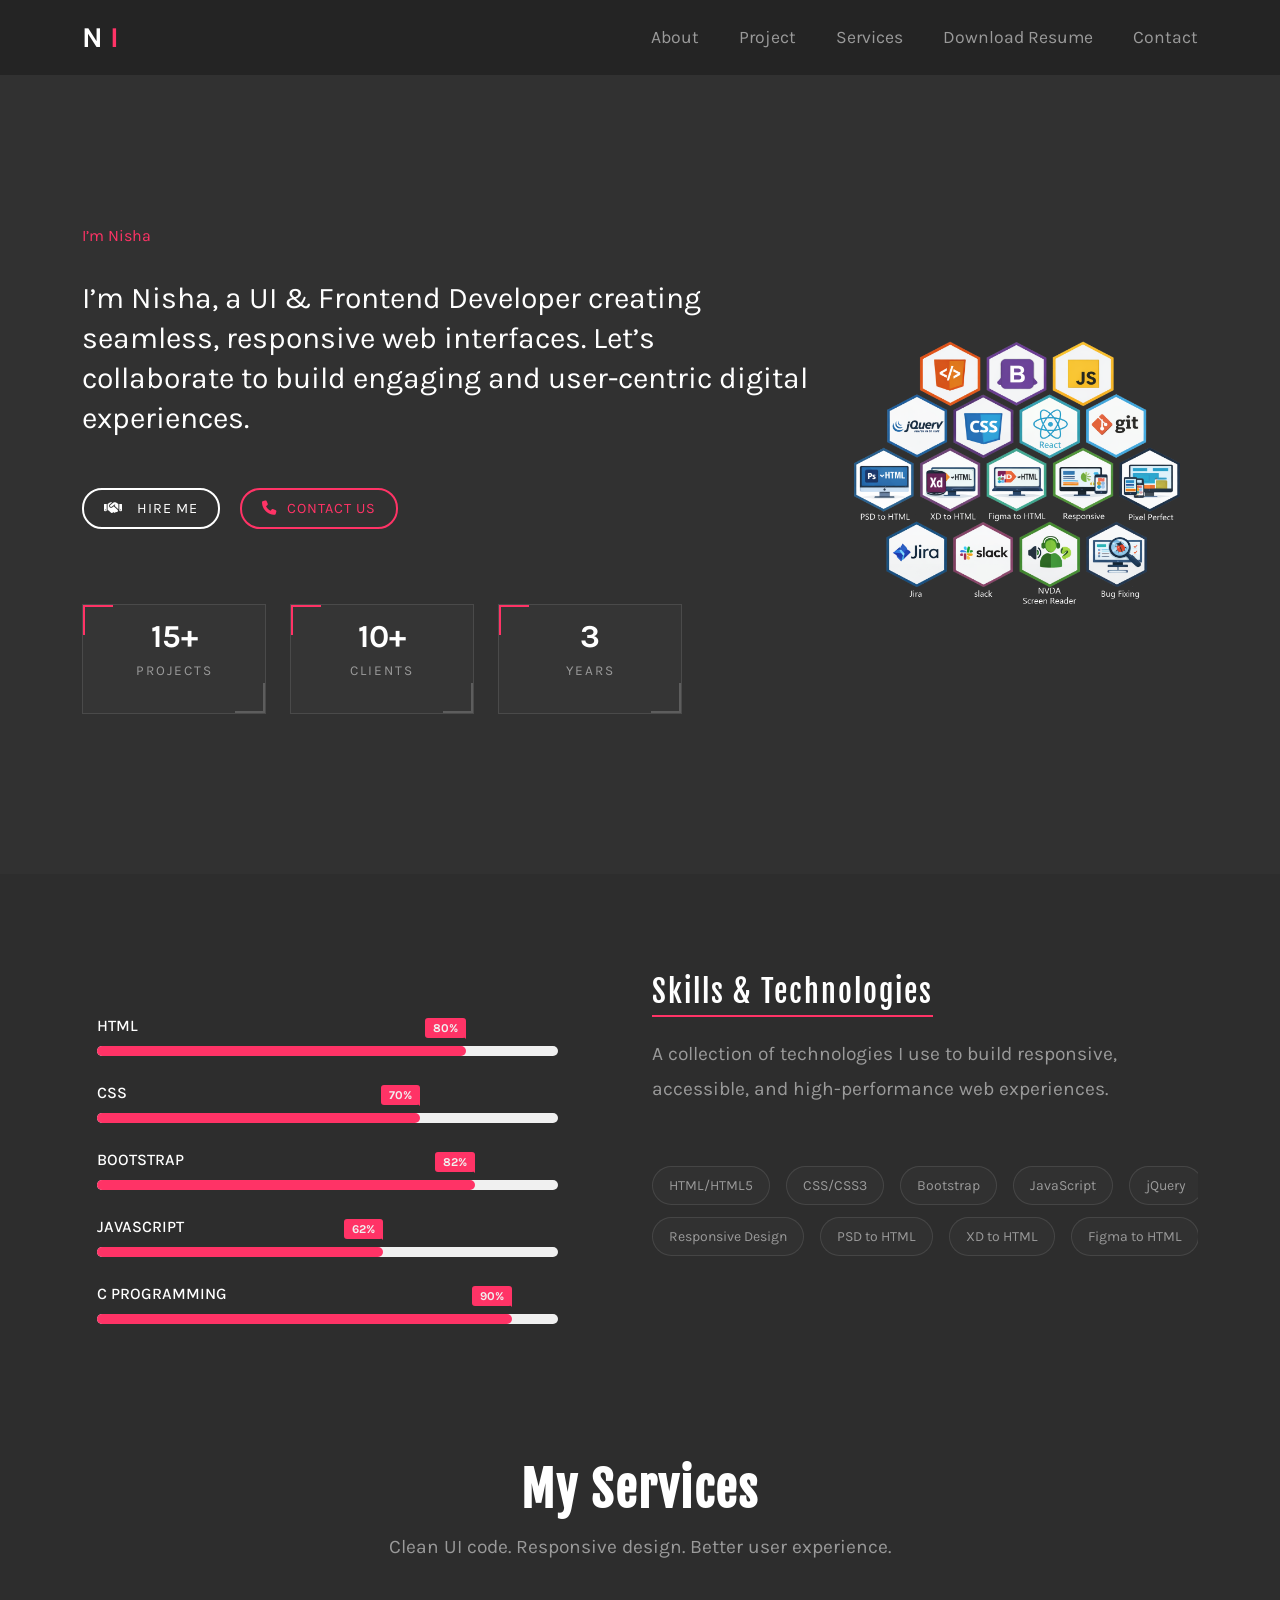
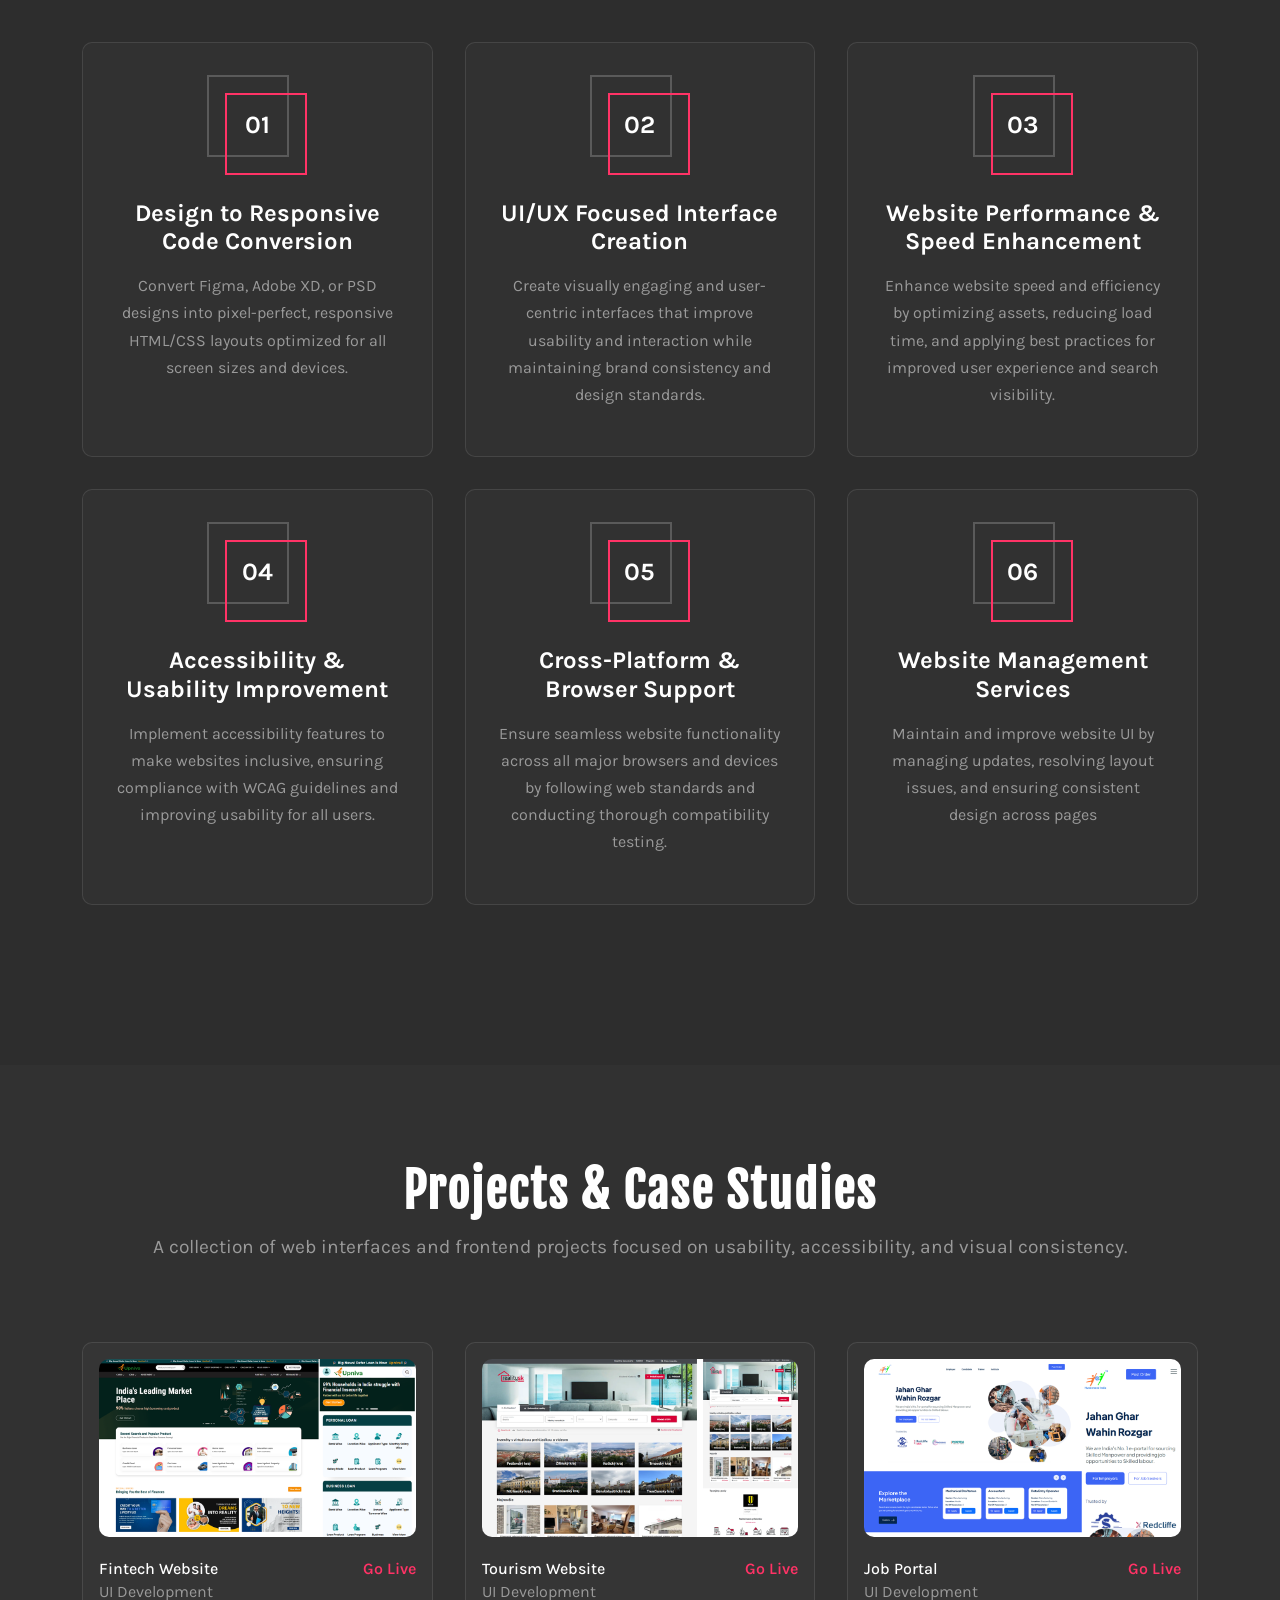
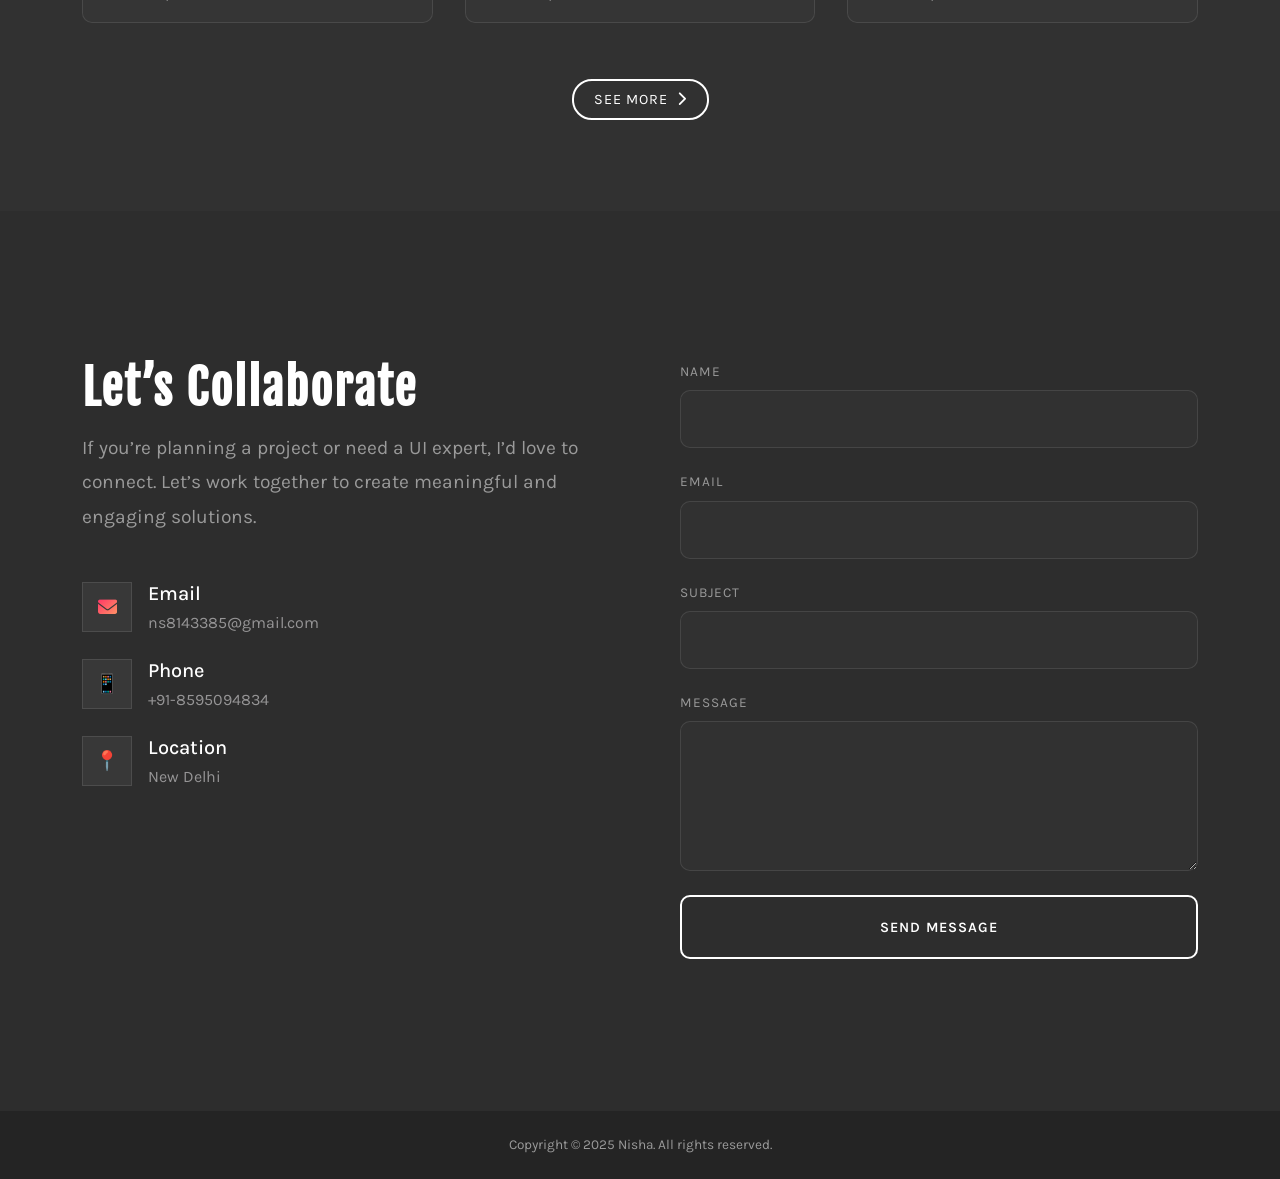
<file: index.html>
<!DOCTYPE html>
<html lang="en">
    <head>
        <meta charset="UTF-8">
        <meta name="viewport" content="width=device-width, initial-scale=1.0">
        <title>Nisha Portfolio</title>
        <link rel="preconnect" href="https://fonts.googleapis.com">
        <link rel="preconnect" href="https://fonts.gstatic.com" crossorigin>
        <link
            href="https://cdn.jsdelivr.net/npm/bootstrap@5.3.2/dist/css/bootstrap.min.css"
            rel="stylesheet">

        <link
            href="https://fonts.googleapis.com/css2?family=Barlow:ital,wght@0,100;0,200;0,300;0,400;0,500;0,600;0,700;0,800;0,900;1,100;1,200;1,300;1,400;1,500;1,600;1,700;1,800;1,900&family=Figtree:ital,wght@0,300..900;1,300..900&family=Fjalla+One&family=Karla:ital,wght@0,200..800;1,200..800&family=Open+Sans:ital,wght@0,300..800;1,300..800&family=Roboto+Condensed:ital,wght@0,100..900;1,100..900&family=Roboto:ital,wght@0,100..900;1,100..900&display=swap"
            rel="stylesheet">
        <link rel="stylesheet"
            href="https://cdnjs.cloudflare.com/ajax/libs/font-awesome/6.5.1/css/all.min.css">

        <link rel="stylesheet" href="style.css">

    </head>
    <body>

        <div>
            <header>
                <div class="container">
                    <div class="header_wrap">
                        <a href="#work" class="logo">
                            N
                            <span>I</span>
                        </a>
                        <nav>
                            <ul class="desktop-nav">

                                <li><a href="#about">About</a></li>
                                <li><a href="/project.html">Project</a></li>
                                <li><a href="#services">Services</a></li>
                                <li><a
                                        href="/images/Nisha-Developer-Resume.docx"
                                        download class="resume-btn">
                                        Download Resume
                                    </a></li>
                                <li><a href="#contact">Contact</a></li>
                                <!-- <li><div
                                        id="google_translate_element"></div></li> -->
                            </ul>
                        </nav>
                        <div class="menu-icon">
                            <span></span>
                        </div>
                    </div>
                </div>
            </header>

            <div class="mobile-nav">
                <button class="mobile-nav-close"
                    aria-label="Close menu">&times;</button>
                <ul>
                    <li><a href="#about">About</a></li>
                    <li><a href="/project.html">Project</a></li>
                    <li><a href="#services">Services</a></li>
                    <li><a href="/images/Nisha-Developer-Resume.docx" download
                            class="resume-btn">
                            Download Resume
                        </a></li>
                    <li><a href="#contact">Contact</a></li>
                </ul>
                <div class="mobile-nav-footer">
                    <p>Let's create something amazing together</p>
                    <a
                        href="/cdn-cgi/l/email-protection#a1c9c4cdcdcee1c4d9c0ccd1cdc48fc2cecc"><span
                            class="__cf_email__"
                            data-cfemail="771f121b1b1837120f161a071b125914181a">[email&#160;protected]</span></a>
                </div>
            </div>

        </div>

        <!-- banner section  -->

        <div class="banner-section" id="about"
            style="background: rgba(255, 255, 255, 0.02);">
            <div class="container">
                <div class="cont-row">
                    <div class="cont-col-left">
                        <div class="hero-wrapper">
                            <div class="hero-inner">
                                <span>I’m Nisha</span>
                                <h1>I’m Nisha, a UI & Frontend Developer
                                    creating seamless, responsive web
                                    interfaces. Let’s collaborate to build
                                    engaging and user-centric digital
                                    experiences.</h1>
                            </div>
                        </div>
                        <div class="hero-btn">
                            <div class="hire"><a href="#"><span>
                                        <i class="fa-solid fa-handshake"></i>

                                    </span>Hire
                                    Me</a></div>
                            <div class="hire hire_connect"><a
                                    href="https://wa.me/918595094834"
                                    class="whatsapp" target="_blank">
                                    <span><i
                                            class="fa-solid fa-phone"></i></span>Contact
                                    Us
                                </a></div>
                        </div>

                        <div class="about-stats">
                            <div class="stat-item">
                                <h3>15+</h3>
                                <p>Projects</p>
                            </div>
                            <div class="stat-item">
                                <h3>10+</h3>
                                <p>Clients</p>
                            </div>
                            <div class="stat-item">
                                <h3>3</h3>
                                <p>Years</p>
                            </div>
                        </div>

                    </div>
                    <div class="cont-col-right">

                        <div class="img-skillwrap">
                            <img src="./images/hexa.png" alt>
                        </div>

                    </div>
                </div>
            </div>
        </div>

        <!-- banner section ends her  -->

        <section id="expertise" class="expertise-section"
            style="padding-top:100px">

            <div class="services-container">
                <div class="container">
                    <div class="row expertise-row">
                        <div class="col-md-6">
                            <div class="ns-skills">
                                <div class="ns-skills-bar">
                                    <div class="ns-bar">
                                        <div class="ns-info">
                                            <span>HTML</span>
                                        </div>
                                        <div class="ns-progress-line"><span
                                                class="ns-html"></span></div>
                                        <div class="ns-bar">
                                            <div class="ns-info">
                                                <span>CSS</span>
                                            </div>
                                            <div class="ns-progress-line"><span
                                                    class="ns-css"></span></div>
                                            <div class="ns-bar">
                                                <div class="ns-info">
                                                    <span>BOOTSTRAP</span>
                                                </div>
                                                <div
                                                    class="ns-progress-line"><span
                                                        class="ns-bootstrap"></span></div>
                                                <div class="ns-bar">
                                                    <div class="ns-info">
                                                        <span>JAVASCRIPT</span>
                                                    </div>
                                                    <div
                                                        class="ns-progress-line">
                                                        <span
                                                            class="ns-javascript"></span>
                                                    </div>
                                                    <div class="ns-bar">
                                                        <div class="ns-info">
                                                            <span>C
                                                                PROGRAMMING</span>
                                                        </div>
                                                        <div
                                                            class="ns-progress-line"><span
                                                                class="ns-c"></span></div>
                                                    </div>
                                                </div>
                                            </div>
                                        </div>
                                    </div>
                                </div>
                            </div>
                        </div>
                        <div class="col-md-6">
                            <div class="expertise-content">
                                <h4>Skills & Technologies</h4>
                                <p>A collection of technologies I use to build
                                    responsive, accessible, and high-performance
                                    web experiences.</p>
                            </div>
                            <div class="skills-wrapper">
                                <div class="skills-row left">
                                    <span>HTML/HTML5</span>
                                    <span>CSS/CSS3</span>
                                    <span>Bootstrap</span>
                                    <span>JavaScript</span>
                                    <span>jQuery</span>
                                    <span>React.js</span>
                                    <span>Pixel Perfect</span>
                                    <span>Custom CSS</span>
                                </div>
                                <div class="skills-row right">
                                    <span>Responsive Design</span>
                                    <span>PSD to HTML</span>
                                    <span>XD to HTML</span>
                                    <span>Figma to HTML</span>
                                    <span>Photoshop</span>
                                    <span>Git</span>
                                    <span>NVDA screen Reader</span>
                                    <span>QA bug Fixing</span>
                                </div>
                            </div>
                        </div>
                    </div>
                </div>
            </section>

            <!-- Services Section -->

            <section id="services" class="services-section">

                <div class="services-container">
                    <div class="container">
                        <div class="section-header">
                            <h2>My Services</h2>
                            <p>Clean UI code. Responsive design. Better user
                                experience.</p>
                        </div>
                        <div class="services-grid">
                            <div class="service-card">
                                <div class="service-number">01</div>
                                <h3>Design to Responsive Code Conversion</h3>
                                <p>Convert Figma, Adobe XD, or PSD designs into
                                    pixel-perfect, responsive HTML/CSS layouts
                                    optimized for all screen sizes and
                                    devices.</p>
                                <!-- <ul class="service-list">
                                <li>Logo Design</li>
                                <li>Brand Strategy</li>
                                <li>Visual Guidelines</li>
                                <li>Brand Collateral</li>
                            </ul> -->
                            </div>
                            <div class="service-card">
                                <div class="service-number">02</div>
                                <h3>UI/UX Focused Interface Creation</h3>
                                <p>Create visually engaging and user-centric
                                    interfaces that improve usability and
                                    interaction while maintaining brand
                                    consistency
                                    and design standards.</p>
                            </div>
                            <div class="service-card">
                                <div class="service-number">03</div>
                                <h3>Website Performance & Speed Enhancement</h3>
                                <p>Enhance website speed and efficiency by
                                    optimizing assets, reducing load time, and
                                    applying best practices for improved user
                                    experience and search visibility.</p>
                            </div>
                            <div class="service-card">
                                <div class="service-number">04</div>
                                <h3>Accessibility & Usability Improvement</h3>
                                <p>Implement accessibility features to make
                                    websites
                                    inclusive, ensuring compliance with WCAG
                                    guidelines and improving usability for all
                                    users.</p>
                            </div>
                            <div class="service-card">
                                <div class="service-number">05</div>
                                <h3>Cross-Platform & Browser Support</h3>
                                <p>Ensure seamless website functionality across
                                    all
                                    major browsers and devices by following web
                                    standards and conducting thorough
                                    compatibility
                                    testing.</p>
                            </div>
                            <div class="service-card">
                                <div class="service-number">06</div>
                                <h3>Website Management Services</h3>
                                <p>Maintain and improve website UI by managing
                                    updates, resolving layout issues, and
                                    ensuring
                                    consistent design across pages</p>
                            </div>
                        </div>

                    </div>
                </div>
            </section>

            <!-- Projects and case study -->
            <section id="case_Study" class="case_Study">
                <div class="container">
                    <div class="case_Study-container">
                        <div class="section-header">
                            <h2>Projects & Case Studies</h2>
                            <p>A collection of web interfaces and frontend
                                projects
                                focused on usability, accessibility, and visual
                                consistency.</p>
                        </div>

                        <div class="services-grid">
                            <div class="service-card pro_card">
                                <div class="case-card">
                                    <a href="https://upniva.com/"
                                        target="_blank">
                                        <img src="./images/upniva.png"
                                            alt="upniva">
                                    </a>
                                </div>
                                <div class="case-content">
                                    <div class="case-content-inner">
                                        <h5>Fintech Website</h5>
                                        <p>UI Development</p>
                                    </div>
                                    <div class="golive">
                                        <a href="https://upniva.com/"
                                            target="_blank">Go Live</a>
                                    </div>
                                </div>
                            </div>
                            <div class="service-card pro_card">
                                <div class="case-card">
                                    <a
                                        href="https://designergirlelectra.github.io/Reality.SK/"
                                        target="_blank">
                                        <img src="./images/reality.sk.png"
                                            alt="upniva">
                                    </a>
                                </div>
                                <div class="case-content">
                                    <div class="case-content-inner">
                                        <h5>Tourism Website</h5>
                                        <p>UI Development</p>
                                    </div>
                                    <div class="golive">
                                        <a
                                            href="https://designergirlelectra.github.io/Reality.SK/"
                                            target="_blank">Go Live</a>
                                    </div>
                                </div>
                            </div>
                            <div class="service-card pro_card">
                                <div class="case-card">
                                    <a href="https://hunarmandindia.com/"
                                        target="_blank">
                                        <img src="./images/hunarmand.png"
                                            alt="upniva">
                                    </a>
                                </div>
                                <div class="case-content">
                                    <div class="case-content-inner">
                                        <h5>Job Portal</h5>
                                        <p>UI Development</p>
                                    </div>
                                    <div class="golive">
                                        <a href="https://hunarmandindia.com/"
                                            target="_blank">Go Live</a>
                                    </div>
                                </div>
                            </div>
                        </div>
                        <div class="seeked_more_pro">
                            <div class="hire"><a
                                    href="/project.html" target="_blank">
                                    See More<span>
                                        <i
                                            class="fa-solid fa-chevron-right"></i>
                                    </span>
                                </a></div>

                        </div>
                    </div>
                </div>
            </section>

            <!-- Contact Section -->
            <section id="contact" class="contact-section">
                <div class="container">
                    <div class="contact-split">
                        <div class="contact-info">
                            <h2>Let’s Collaborate</h2>
                            <p>If you’re planning a project or need a UI expert,
                                I’d
                                love to connect. Let’s work together to create
                                meaningful and engaging solutions.</p>
                            <div class="contact-details">
                                <div class="contact-item">
                                    <div class="contact-item-icon"><i
                                            class="fa-solid fa-envelope email_icon"></i>
                                    </div>
                                    <div class="contact-item-content">
                                        <h5>Email</h5>
                                        <a
                                            href="mailto:ns8143385@gmail.com">ns8143385@gmail.com</a>
                                    </div>
                                </div>
                                <div class="contact-item">
                                    <div class="contact-item-icon">📱</div>
                                    <div class="contact-item-content">
                                        <h5>Phone</h5>
                                        <a
                                            href="tel:+918595094834">+91-8595094834</a>
                                    </div>
                                </div>
                                <div class="contact-item">
                                    <div class="contact-item-icon">📍</div>
                                    <div class="contact-item-content">
                                        <h5>Location</h5>
                                        <a
                                            href="#"
                                            target="_blank">New Delhi</a>
                                    </div>
                                </div>
                            </div>
                        </div>
                        <form class="contact-form">
                            <div class="form-group">
                                <label for="name">Name</label>
                                <input type="text" id="name" name="name"
                                    required>
                            </div>
                            <div class="form-group">
                                <label for="email">Email</label>
                                <input type="email" id="email" name="email"
                                    required>
                            </div>
                            <div class="form-group">
                                <label for="subject">Subject</label>
                                <input type="text" id="subject" name="subject"
                                    required>
                            </div>
                            <div class="form-group">
                                <label for="message">Message</label>
                                <textarea id="message" name="message"
                                    required></textarea>
                            </div>
                            <button type="submit" class="submit-btn">Send
                                Message</button>
                        </form>
                    </div>
                </div>
            </section>

            <footer>
                <div class="container">
                    <p>Copyright © 2025 Nisha. All rights reserved.
                    </p>
                </div>
            </footer>
            <script
                src="https://cdn.jsdelivr.net/npm/bootstrap@5.3.2/dist/js/bootstrap.bundle.min.js"></script>

            <!-- <script type="text/javascript">
function googleTranslateElementInit() {
  new google.translate.TranslateElement(
    {
      pageLanguage: 'en',
      includedLanguages: 'en,hi,fr,es,de,ar',
      layout: google.translate.TranslateElement.InlineLayout.SIMPLE
    },
    'google_translate_element'
  );
} -->
        </script>
        <!-- 
        <script
            src="//translate.google.com/translate_a/element.js?cb=googleTranslateElementInit"></script> -->
    </body>
</html>
</file>
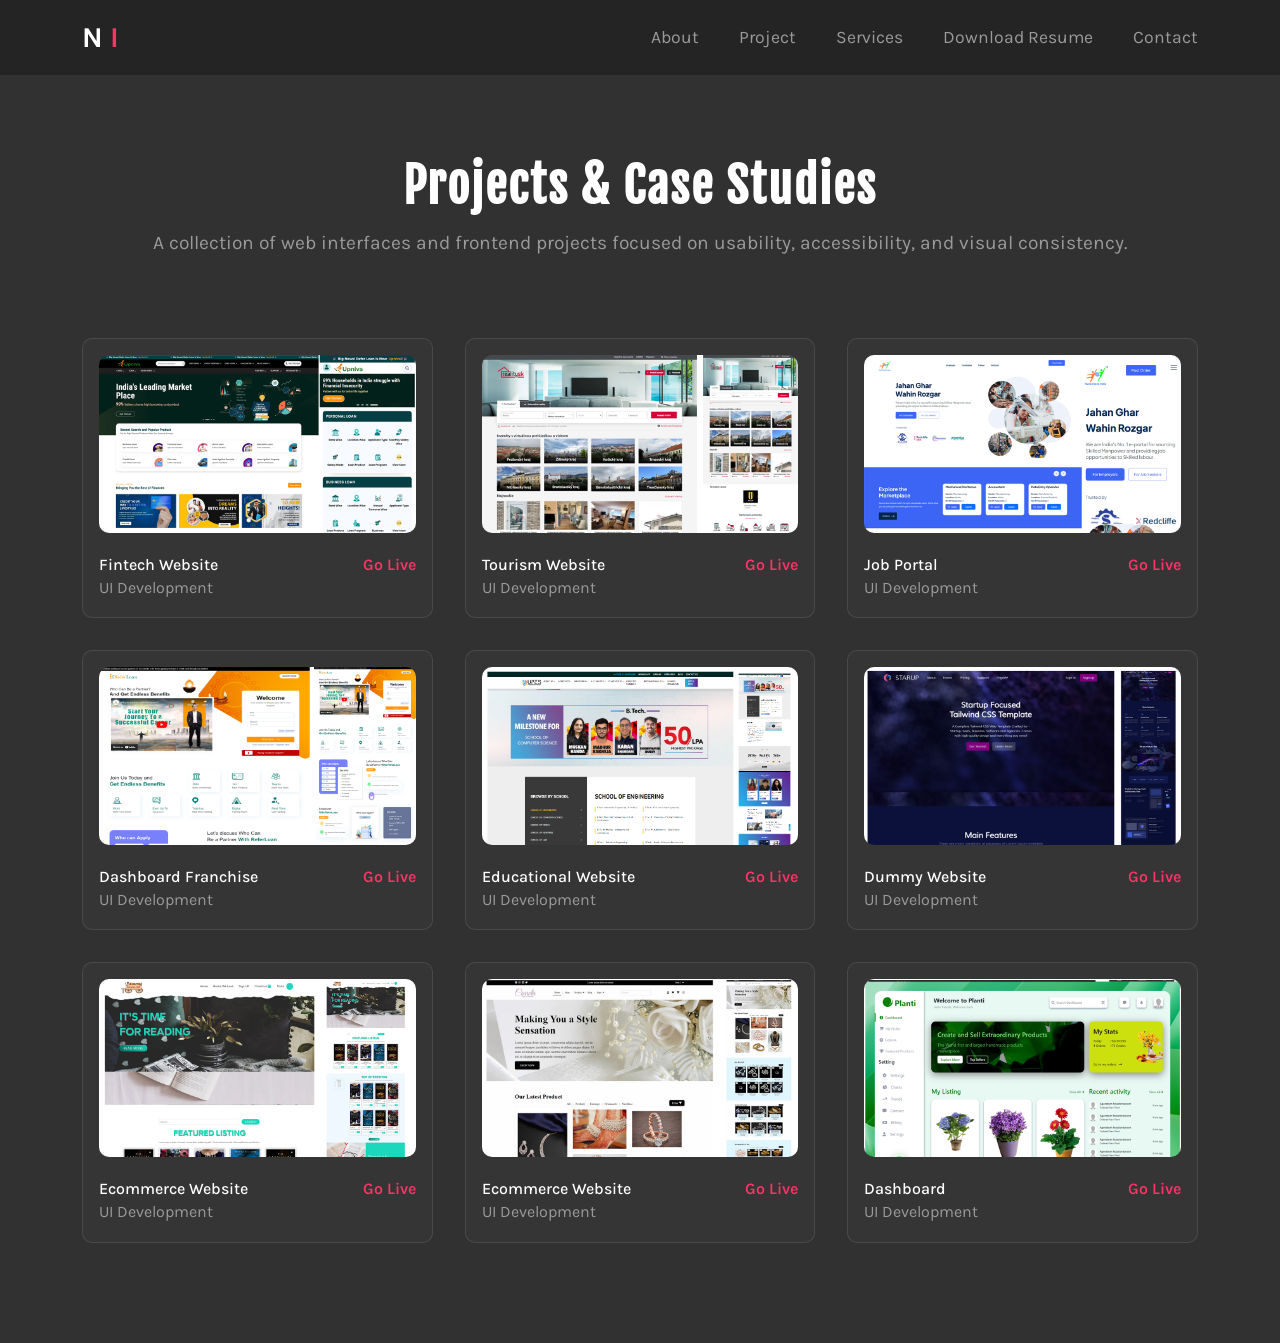
<file: project.html>
<!DOCTYPE html>
<html lang="en">
    <head>
        <meta charset="UTF-8">
        <meta name="viewport" content="width=device-width, initial-scale=1.0">
        <title>Nisha Portfolio</title>
        <link rel="preconnect" href="https://fonts.googleapis.com">
        <link rel="preconnect" href="https://fonts.gstatic.com" crossorigin>
        <link
            href="https://cdn.jsdelivr.net/npm/bootstrap@5.3.2/dist/css/bootstrap.min.css"
            rel="stylesheet">

        <link
            href="https://fonts.googleapis.com/css2?family=Barlow:ital,wght@0,100;0,200;0,300;0,400;0,500;0,600;0,700;0,800;0,900;1,100;1,200;1,300;1,400;1,500;1,600;1,700;1,800;1,900&family=Figtree:ital,wght@0,300..900;1,300..900&family=Fjalla+One&family=Karla:ital,wght@0,200..800;1,200..800&family=Open+Sans:ital,wght@0,300..800;1,300..800&family=Roboto+Condensed:ital,wght@0,100..900;1,100..900&family=Roboto:ital,wght@0,100..900;1,100..900&display=swap"
            rel="stylesheet">
        <link rel="stylesheet"
            href="https://cdnjs.cloudflare.com/ajax/libs/font-awesome/6.5.1/css/all.min.css">

        <link rel="stylesheet" href="style.css">

    </head>
    <body>

         <div>
            <header>
                <div class="container">
                    <div class="header_wrap">
                        <a href="#work" class="logo">
                            N
                            <span>I</span>
                        </a>
                        <nav>
                            <ul class="desktop-nav">
                                <li><a href="/index.html">About</a></li>
                                <li><a href="/project.html">Project</a></li>
                                <li><a href="/index.html#services">Services</a></li>
                                <li><a href="/images/Nisha-Developer-Resume.docx" download class="resume-btn">Download Resume</a></li>
                            <li><a href="#contact">Contact</a></li>
                            </ul>
                        </nav>
                        <div class="menu-icon">
                            <span></span>
                        </div>
                    </div>
                </div>
            </header>

            <div class="mobile-nav">
                <button class="mobile-nav-close"
                    aria-label="Close menu">&times;</button>
                <ul>
                    <li><a href="#about">About</a></li>
                    <li><a href="/project.html">Project</a></li>
                    <li><a href="#services">Services</a></li>
                    <li><a href="/images/Nisha-Developer-Resume.docx" download class="resume-btn">Download Resume</a></li>
                    <li><a href="#contact">Contact</a></li>
                </ul>
                <div class="mobile-nav-footer">
                    <p>Let's create something amazing together</p>
                    <a
                        href="/cdn-cgi/l/email-protection#a1c9c4cdcdcee1c4d9c0ccd1cdc48fc2cecc"><span
                            class="__cf_email__"
                            data-cfemail="771f121b1b1837120f161a071b125914181a">[email&#160;protected]</span></a>
                </div>
            </div>

        </div>


        <!-- Projects and case study -->
        <section id="case_Study" class="case_Study project_whole">
            <div class="container">
                <div class="case_Study-container">
                    <div class="section-header">
                        <h2>Projects & Case Studies</h2>
                        <p>A collection of web interfaces and frontend projects
                            focused on usability, accessibility, and visual
                            consistency.</p>
                    </div>

                    <div class="services-grid">
                        <div class="service-card pro_card">
                            <div class="case-card">
                                <a href="https://upniva.com/" target="_blank">
                                    <img src="./images/upniva.png" alt="upniva">
                                </a>
                            </div>
                            <div class="case-content">
                                <div class="case-content-inner">
                                    <h5>Fintech Website</h5>
                                    <p>UI Development</p>
                                </div>
                                <div class="golive">
                                    <a href="https://upniva.com/"
                                        target="_blank">Go Live</a>
                                </div>
                            </div>
                        </div>
                        <div class="service-card pro_card">
                            <div class="case-card">
                                <a
                                    href="https://designergirlelectra.github.io/Reality.SK/"
                                    target="_blank">
                                    <img src="./images/reality.sk.png"
                                        alt="upniva">
                                </a>
                            </div>
                            <div class="case-content">
                                <div class="case-content-inner">
                                    <h5>Tourism Website</h5>
                                    <p>UI Development</p>
                                </div>
                                <div class="golive">
                                    <a
                                        href="https://designergirlelectra.github.io/Reality.SK/"
                                        target="_blank">Go Live</a>
                                </div>
                            </div>
                        </div>
                        <div class="service-card pro_card">
                            <div class="case-card">
                                <a href="https://hunarmandindia.com/"
                                    target="_blank">
                                    <img src="./images/hunarmand.png"
                                        alt="upniva">
                                </a>
                            </div>
                            <div class="case-content">
                                <div class="case-content-inner">
                                    <h5>Job Portal</h5>
                                    <p>UI Development</p>
                                </div>
                                <div class="golive">
                                    <a href="https://hunarmandindia.com/"
                                        target="_blank">Go Live</a>
                                </div>
                            </div>
                        </div>
                        <div class="service-card pro_card">
                            <div class="case-card">
                                <a href="https://partners.referloan.in/login/" target="_blank">
                                    <img src="./images/partners.png" alt="upniva">
                                </a>
                            </div>
                            <div class="case-content">
                                <div class="case-content-inner">
                                    <h5>Dashboard Franchise</h5>
                                    <p>UI Development</p>
                                </div>
                                <div class="golive">
                                    <a href="https://partners.referloan.in/login/"
                                        target="_blank">Go Live</a>
                                </div>
                            </div>
                        </div>
                        <div class="service-card pro_card">
                            <div class="case-card">
                                <a
                                    href="https://www.upes.ac.in/"
                                    target="_blank">
                                    <img src="./images/upse.png"
                                        alt="upniva">
                                </a>
                            </div>
                            <div class="case-content">
                                <div class="case-content-inner">
                                    <h5>Educational Website</h5>
                                    <p>UI Development</p>
                                </div>
                                <div class="golive">
                                    <a
                                        href="https://www.upes.ac.in/"
                                        target="_blank">Go Live</a>
                                </div>
                            </div>
                        </div>
                        <div class="service-card pro_card">
                            <div class="case-card">
                                <a href="https://designergirlelectra.github.io/ReplicastartUp/"
                                    target="_blank">
                                    <img src="./images/startup.png"
                                        alt="upniva">
                                </a>
                            </div>
                            <div class="case-content">
                                <div class="case-content-inner">
                                    <h5>Dummy Website</h5>
                                    <p>UI Development</p>
                                </div>
                                <div class="golive">
                                    <a href="https://designergirlelectra.github.io/ReplicastartUp/"
                                        target="_blank">Go Live</a>
                                </div>
                            </div>
                        </div>
                          <div class="service-card pro_card">
                            <div class="case-card">
                                <a href="#"
                                    target="_blank">
                                    <img src="./images/bookferri.png"
                                        alt="upniva">
                                </a>
                            </div>
                            <div class="case-content">
                                <div class="case-content-inner">
                                    <h5>Ecommerce Website</h5>
                                    <p>UI Development</p>
                                </div>
                                <div class="golive">
                                    <a href="#"
                                        target="_blank">Go Live</a>
                                </div>
                            </div>
                        </div>
                          <div class="service-card pro_card">
                            <div class="case-card">
                                <a href="https://designergirlelectra.github.io/ReplicastartUp/"
                                    target="_blank">
                                    <img src="./images/make-up.jpg.png"
                                        alt="upniva">
                                </a>
                            </div>
                            <div class="case-content">
                                <div class="case-content-inner">
                                    <h5>Ecommerce Website</h5>
                                    <p>UI Development</p>
                                </div>
                                <div class="golive">
                                    <a href="https://designergirlelectra.github.io/ReplicastartUp/"
                                        target="_blank">Go Live</a>
                                </div>
                            </div>
                        </div>
                          <div class="service-card pro_card">
                            <div class="case-card">
                                <a href="https://designergirlelectra.github.io/dashboard/"
                                    target="_blank">
                                    <img src="./images/dashboard.png"
                                        alt="upniva">
                                </a>
                            </div>
                            <div class="case-content">
                                <div class="case-content-inner">
                                    <h5>Dashboard</h5>
                                    <p>UI Development</p>
                                </div>
                                <div class="golive">
                                    <a href="https://designergirlelectra.github.io/dashboard/"
                                        target="_blank">Go Live</a>
                                </div>
                            </div>
                        </div>
                    </div>
          
                            
                    </div>
                </div>
            </div>
        </section>

        <!-- <footer>
            <div class="container">
                <p>Copyright © 2026 Your Company Name. All rights reserved.
                    Design:
                    <a rel="nofollow" href="https://www.tooplate.com"
                        target="_blank">Tooplate</a></p>
            </div>
        </footer> -->
        <script
            src="https://cdn.jsdelivr.net/npm/bootstrap@5.3.2/dist/js/bootstrap.bundle.min.js"></script>

        <!-- <script data-cfasync="false"
            src="/cdn-cgi/scripts/5c5dd728/cloudflare-static/email-decode.min.js"></script>
        <script src="tooplate-split-scripts.js"></script> -->
    </body>
</html>
</file>
<file: style.css>
@charset "utf-8";

* {
  margin: 0;
  padding: 0;
  box-sizing: border-box;
}

:root {
  --bg-dark: #2d2d2d;
  --bg-light: #383838;
  --bg-header: #242424;
  --text-primary: #ffffff;
  --text-secondary: #9a9a9a;
  --accent: #ff3366;
  --accent-hover: #ff5580;
}

html {
  scroll-behavior: smooth;
}

body {
  font-family: "Karla", sans-serif;
  background: var(--bg-dark);
  color: var(--text-primary);
  overflow-x: hidden;
}

/* .container {
  max-width: 1200px;
  margin: auto;
} */

/* Header */

.header_wrap {
  display: flex;
  align-items: center;
  gap: 100px;
  justify-content: space-between;
}
.header_wrap span {
  color: var(--accent);
}

header {
  position: fixed;
  top: 0;
  left: 0;
  width: 100%;
  padding: 1rem 0;
  display: flex;
  justify-content: space-between;
  align-items: center;
  z-index: 1000;
  background: rgba(36, 36, 36, 0.95);
  backdrop-filter: blur(10px);
  /* min-height: 75px; */
}

.logo {
  font-size: 1.8rem;
  font-weight: 700;
  letter-spacing: -1px;
  display: flex;
  align-items: center;
  gap: 0.5rem;
  text-decoration: none;
  color: var(--text-primary);
  transition: opacity 0.3s ease;
}

.logo:hover {
  opacity: 0.8;
}

.logo-icon {
  width: 40px;
  height: 40px;
}

.desktop-nav {
  display: flex;
  gap: 2.5rem;
  list-style: none;
  margin-bottom: 0;
}

.desktop-nav a {
  color: var(--text-secondary);
  text-decoration: none;
  font-size: 1.1rem;
  font-weight: 400;
  transition: all 0.3s ease;
  position: relative;
  padding-bottom: 0.5rem;
}

.desktop-nav a::before {
  content: "";
  position: absolute;
  bottom: 0;
  left: 50%;
  width: 0;
  height: 2px;
  background: var(--accent);
  transition: all 0.5s ease;
  transform: translateX(-50%);
}

.desktop-nav a:hover {
  color: var(--text-primary);
}

.desktop-nav a:hover::before {
  width: 100%;
}

.desktop-nav a.active {
  color: var(--text-primary);
}

.desktop-nav a.active::before {
  width: 100%;
  background: var(--text-primary);
}

.menu-icon {
  display: none;
  width: 40px;
  height: 40px;
  cursor: pointer;
  align-items: center;
  justify-content: center;
  border: 1px solid rgba(255, 255, 255, 0.2);
  border-radius: 50%;
  transition: border-color 0.3s ease;
  position: relative;
  z-index: 1002;
}

.menu-icon:hover {
  border-color: var(--accent);
}

.menu-icon span {
  display: block;
  width: 18px;
  height: 2px;
  background: var(--text-primary);
  position: relative;
}

.menu-icon span::before,
.menu-icon span::after {
  content: "";
  position: absolute;
  width: 18px;
  height: 2px;
  background: var(--text-primary);
  transition: all 0.3s ease;
}

.menu-icon span::before {
  top: -6px;
}

.menu-icon span::after {
  top: 6px;
}

/* Mobile Menu */
.mobile-nav {
  position: fixed;
  top: 0;
  right: -100%;
  width: 100%;
  max-width: 400px;
  height: 100vh;
  background: rgba(37, 37, 37, 0.98);
  backdrop-filter: blur(20px);
  z-index: 1001;
  padding: 120px 3rem 3rem;
  transition: right 0.3s ease-out;
}

.mobile-nav.active {
  right: 0;
}

.mobile-nav-close {
  position: absolute;
  top: 2rem;
  right: 2rem;
  width: 40px;
  height: 40px;
  background: transparent;
  border: 1px solid rgba(255, 255, 255, 0.2);
  border-radius: 50%;
  color: var(--text-primary);
  font-size: 1.5rem;
  cursor: pointer;
  display: flex;
  align-items: center;
  justify-content: center;
  transition: all 0.3s ease;
  line-height: 1;
}

.mobile-nav-close:hover {
  border-color: var(--accent);
  color: var(--accent);
  transform: rotate(90deg);
}

.mobile-nav ul {
  list-style: none;
}

.mobile-nav li {
  margin-bottom: 1.5rem;
}

.mobile-nav a {
  font-size: 1.8rem;
  color: var(--text-primary);
  text-decoration: none;
  transition: all 0.3s ease;
  display: block;
}

.mobile-nav a:hover {
  color: var(--accent);
  transform: translateX(10px);
}

.mobile-nav a.active {
  color: var(--accent);
}

.mobile-nav-footer {
  position: absolute;
  bottom: 3rem;
  left: 3rem;
  right: 3rem;
}

.mobile-nav-footer p {
  color: var(--text-secondary);
  font-size: 0.9rem;
  margin-bottom: 1rem;
}

.mobile-nav-footer a {
  font-size: 0.9rem;
  color: var(--accent);
}

/* carousal banner  starts */

.banner-section-in {
  height: 100vh;
  display: flex;
  align-items: center;
  justify-content: center;
}
.cont-row {
  height: 90vh;
  position: relative;
  display: grid;
  grid-template-columns: 2fr 1fr;
  gap: 20px;
  align-items: center;
  margin-top: 4rem;
}
.hero-inner span {
  color: var(--accent);
}
.hero-inner h1 {
  padding: 30px 0;
  line-height: 40px;
  font-weight: 400;
  font-size: 30px;
}

.hero-btn {
  display: flex;
  align-items: center;
  gap: 20px;
  padding: 20px 0;
}

.hire a {
  padding: 10px 20px;
  background: transparent;
  color: var(--text-primary);
  border: 2px solid var(--text-primary);
  letter-spacing: 1px;
  text-transform: uppercase;
  font-size: 0.9rem;
  cursor: pointer;
  transition: all 0.3s ease;
  text-decoration: none;
  border-radius: 20px;
}
.hire_connect a {
  border: 2px solid var(--accent);
  color: var(--accent);
}
.hire a:hover,
.sub-btn button:hover {
  transition: 0.6s;
  /* color: var(--accent-hover); */
  background: var(--accent);
  border-color: var(--accent);
}
.hire_connect a:hover {
  transition: 0.6s;
  background: var(--accent);
  border: 2px solid var(--accent);
  color: var(--text-primary);
}
.hire a span {
  margin-right: 10px;
}

.btm-cont {
  display: flex;
  align-items: center;
  justify-content: space-between;
  padding: 20px 0;
}

.skills-wrapper {
  padding: 0 0 30px 0;
  overflow: hidden;
}

.skills-row {
  display: flex;
  gap: 16px;
  width: max-content;
  margin: 12px 0;
}

.skills-row span {
  /* color: #fff; */
  padding: 8px 16px;
  border-radius: 30px;
  font-size: 14px;
  white-space: nowrap;
  background: rgba(255, 255, 255, 0.02);
  border: 1px solid rgba(255, 255, 255, 0.1);
  color: var(--text-secondary);
}

/* Left moving animation */
.skills-row.left {
  animation: moveLeft 20s linear infinite;
}

/* Right moving animation */
.skills-row.right {
  animation: moveRight 20s linear infinite;
}
.img-skillwrap{
  width:100%;
}
.img-skillwrap img{
  width:100%;
}
.img-skillwrap img:hover{
  scale: 1.1;
  cursor: pointer;
  transition: 2s;
}
@keyframes moveLeft {
  from {
    transform: translateX(0);
  }
  to {
    transform: translateX(-50%);
  }
}

@keyframes moveRight {
  from {
    transform: translateX(-50%);
  }
  to {
    transform: translateX(0);
  }
}

/* carousal banner ends */

/* About Stats */

.about-stats {
  display: grid;
  grid-template-columns: repeat(3, 1fr);
  gap: 1.5rem;
  margin-top: 0rem;
  padding-top: 4rem;
  /* border-top: 1px solid rgba(255, 255, 255, 0.1); */
  max-width: 600px;
}

.stat-item {
  position: relative;
  padding: 1rem;
  background: rgba(255, 255, 255, 0.02);
  border: 1px solid rgba(255, 255, 255, 0.1);
  text-align: center;
  transition: all 0.3s ease;
}

.stat-item:hover {
  background: rgba(255, 255, 255, 0.05);
  border-color: rgba(255, 255, 255, 0.2);
  transform: translateY(-3px);
  cursor: pointer;
}

.stat-item::before {
  content: "";
  position: absolute;
  top: 0;
  left: 0;
  width: 30px;
  height: 30px;
  border-top: 2px solid var(--accent);
  border-left: 2px solid var(--accent);
}

.stat-item::after {
  content: "";
  position: absolute;
  bottom: 0;
  right: 0;
  width: 30px;
  height: 30px;
  border-bottom: 2px solid rgba(255, 255, 255, 0.2);
  border-right: 2px solid rgba(255, 255, 255, 0.2);
}

.stat-item h3 {
  font-size: 2rem;
  font-weight: 700;
  color: var(--text-primary);
  margin-bottom: 0.5rem;
  line-height: 1;
}

.stat-item p {
  font-size: 0.85rem;
  color: var(--text-secondary);
  text-transform: uppercase;
  letter-spacing: 2px;
}

/* Services Section */
.services-section {
  min-height: 100vh;
  padding: 100px 5%;
  display: flex;
  align-items: center;
}

.services-container {
  margin: 0 auto;
  width: 100%;
}

.section-header {
  text-align: center;
  margin-bottom: 5rem;
}

.section-header h2,
.contact-info h2 {
  font-size: clamp(2.5rem, 5vw, 3rem);
  font-weight: 600;
  line-height: 1.1;
  margin-bottom: 1rem;
  letter-spacing: 2px;
  font-family: "Fjalla One", sans-serif;
}

.section-header p {
  font-size: 1.2rem;
  color: var(--text-secondary);
}

.services-grid {
  display: grid;
  grid-template-columns: 1fr 1fr 1fr;
  gap: 2rem;
}

.service-card {
  border-radius: 10px;
  padding: 2rem;
  background: rgba(255, 255, 255, 0.02);
  border: 1px solid rgba(255, 255, 255, 0.1);
  transition: all 0.3s ease;
  position: relative;
  overflow: hidden;
  text-align: center;
}

.service-card:hover {
  background: rgba(255, 255, 255, 0.05);
  border-color: rgba(255, 255, 255, 0.2);
  transform: translateY(-5px);
  cursor: pointer;
}

.service-number {
  position: relative;
  display: inline-flex;
  align-items: center;
  justify-content: center;
  width: 100px;
  height: 100px;
  margin-bottom: 1.5rem;
  font-size: 25px;
  font-weight: 700;
  color: var(--text-primary);
}

.service-number::before,
.service-number::after {
  content: "";
  position: absolute;
  width: 82px;
  height: 82px;
  border: 2px solid;
}

.service-number::before {
  top: 0;
  left: 0;
  border-color: rgba(255, 255, 255, 0.2);
}

.service-number::after {
  bottom: 0;
  right: 0;
  border-color: var(--accent);
}

.service-card h3 {
  font-size: 1.5rem;
  font-weight: 700;
  margin-bottom: 1rem;
}

.service-card p {
  color: var(--text-secondary);
  line-height: 1.7;
  /* margin-bottom: 1.5rem; */
}

/* Testimonials Section */
.case_Study {
  padding: 100px 5%;
  display: flex;
  align-items: center;
  background: rgba(255, 255, 255, 0.02);
  margin-top: 60px;
}

.case_Study-container {
  margin: 0 auto;
  width: 100%;
}
.case-card {
  overflow: hidden;
  border-radius: 10px;
}
.case-card img {
  width: 100%;
}
.case-card img:hover {
  transform: scale(1.1);
}
.service-card.pro_card {
  padding: 1rem;
}
.case-content-inner {
  text-align: left;
}
.case-content {
  display: flex;
  align-items: baseline;
  justify-content: space-between;
  padding-top: 20px;
}
.case-content-inner h5 {
  font-size: 16px;
  margin-bottom: 0;
}
.case-content-inner p {
  margin-bottom: 0;
}
.golive a {
  color: #ff3366;
  font-weight: 600;
  position: relative;
  text-decoration: none;
}
.golive a::after {
  position: absolute;
  content: "";
  width: 0;
  height: 2px;
  left: 0;
  bottom: -2px;
  transition: all 0.4s;
  background-color: var(--accent);
}
.golive a:hover::after {
  width: 100%;
}
.seeked_more_pro {
  margin-top: 4rem;
  text-align: center;
}
.seeked_more_pro .hire a span {
  margin-right: 0;
  margin-left: 5px;
}

/* Contact Section */
.contact-section {
  min-height: 100vh;
  display: flex;
  align-items: center;
  padding: 100px 5%;
}

.contact-split {
  display: grid;
  grid-template-columns: 1fr 1fr;
  gap: 5rem;
  margin: 0 auto;
  /* align-items: center; */
}
.expertise-content h4 {
    font-family: "Fjalla One", sans-serif;
    letter-spacing: 2px;
    font-size: 30px;
    padding-bottom: 5px;
    border-bottom: 2px solid var(--accent);
    max-width: fit-content;
    margin-bottom: 20px;
}
.contact-info p , .expertise-content p{
  font-size: 1.2rem;
  line-height: 1.8;
  color: var(--text-secondary);
  margin-bottom: 3rem;
}

.contact-details {
  display: flex;
  flex-direction: column;
  gap: 1.5rem;
}

.contact-item {
  display: flex;
  align-items: flex-start;
  gap: 1rem;
}

.contact-item-icon {
  width: 50px;
  height: 50px;
  min-width: 50px;
  flex-shrink: 0;
  background: rgba(255, 255, 255, 0.05);
  border: 1px solid rgba(255, 255, 255, 0.1);
  display: flex;
  align-items: center;
  justify-content: center;
  font-size: 1.2rem;
}
.contact-item-content h5 {
  margin-bottom: 5px;
}
.contact-item-content h4 {
  font-size: 0.85rem;
  color: var(--text-secondary);
  margin-bottom: 0.25rem;
  text-transform: uppercase;
  letter-spacing: 1px;
}

.contact-item-content a,
.contact-item-content p {
  color: var(--text-secondary);
  color: #969596;
  text-decoration: none;
  font-size: 16px;
  margin: 0;
  line-height: 1;
}

.contact-item-content a:hover {
  color: var(--accent);
}
.email_icon {
  background: linear-gradient(135deg, #ff3366, #ff9966);
  -webkit-background-clip: text;
  -webkit-text-fill-color: transparent;
}

.contact-form {
  display: flex;
  flex-direction: column;
  gap: 1.5rem;
}

.form-group {
  display: flex;
  flex-direction: column;
  gap: 0.5rem;
}

.form-group label {
  font-size: 0.85rem;
  color: var(--text-secondary);
  text-transform: uppercase;
  letter-spacing: 1px;
}

.form-group input,
.form-group textarea {
  padding: 1rem;
  background: rgba(255, 255, 255, 0.02);
  border: 1px solid rgba(255, 255, 255, 0.1);
  color: var(--text-primary);
  font-size: 1rem;
  transition: all 0.3s ease;
  border-radius: 10px;
}

.form-group input:focus,
.form-group textarea:focus {
  outline: none;
  border-color: var(--accent);
  background: rgba(255, 255, 255, 0.05);
}

.form-group textarea {
  resize: vertical;
  min-height: 150px;
}

.submit-btn {
  padding: 1.2rem 2.5rem;
  background: transparent;
  color: var(--text-primary);
  border: 2px solid var(--text-primary);
  font-weight: 600;
  letter-spacing: 1px;
  text-transform: uppercase;
  font-size: 0.9rem;
  cursor: pointer;
  transition: all 0.3s ease;
  border-radius: 10px;
}

.submit-btn:hover {
  background: var(--accent);
  border-color: var(--accent);
}

/* Footer */
footer {
  position: relative;
  padding: 1.5rem 5%;
  text-align: center;
  font-size: 0.85rem;
  color: var(--text-secondary);
  background: rgba(36, 36, 36, 0.95);
  backdrop-filter: blur(10px);
}
footer p {
  margin-bottom: 0;
}
/* Responsive */
@media (max-width: 1024px) {
  .split-container {
    flex-direction: column;
    height: auto;
    padding-top: 100px;
    padding-bottom: 0;
  }

  .left-panel {
    height: 50vh;
    min-height: 400px;
    position: relative;
    order: 1;
  }

  /* Project controls bar - between panels */
  .project-controls {
    position: relative;
    order: 2;
    display: flex;
    justify-content: space-between;
    align-items: center;
    padding: 1rem 5%;
    background: linear-gradient(
      180deg,
      var(--bg-light) 0%,
      var(--bg-dark) 100%
    );
    border-top: 1px solid rgba(255, 255, 255, 0.05);
    border-bottom: 1px solid rgba(255, 255, 255, 0.05);
    top: auto;
    left: auto;
    right: auto;
    bottom: auto;
    pointer-events: auto;
  }

  .progress-indicator {
    position: relative;
    left: auto;
    top: auto;
    transform: none;
    flex-direction: row;
    gap: 0.75rem;
  }

  .navigation {
    position: relative;
    top: auto;
    bottom: auto;
    right: auto;
  }

  .nav-arrow {
    width: 45px;
    height: 45px;
  }

  .right-panel {
    height: auto;
    overflow-y: visible;
    padding-top: 2rem;
    padding-bottom: 2rem;
    position: relative;
    order: 3;
  }

  .project-details {
    position: relative;
    top: 0;
    opacity: 1;
    transform: translateY(0);
    pointer-events: auto;
    display: none;
  }

  .project-details.active {
    display: block;
  }

  .desktop-nav {
    display: none;
  }

  .menu-icon {
    display: flex;
  }

  footer {
    position: relative;
  }

  .about-split,
  .contact-split {
    grid-template-columns: 1fr;
    gap: 3rem;
  }

  .about-image {
    order: -1;
    max-height: 500px;
  }

  .about-stats {
    grid-template-columns: repeat(3, 1fr);
  }

  .services-grid {
    grid-template-columns: repeat(auto-fit, minmax(250px, 1fr));
  }

  .testimonials-grid {
    grid-template-columns: 1fr;
  }
}

@media (max-width: 991px) {

.ns-skills-bar .ns-bar .ns-progress-line{
  width: auto;
}
}

@media (max-width: 768px) {
  header {
    padding: 1.5rem 5%;
  }

  .logo {
    font-size: 1.5rem;
  }

  .project-title {
    font-size: 2.5rem;
  }

  .project-description {
    font-size: 1.1rem;
  }

  .project-info {
    grid-template-columns: 1fr;
    gap: 1.5rem;
  }

  .navigation {
    gap: 0.5rem;
  }

  .nav-arrow {
    width: 50px;
    height: 50px;
  }

  .about-content h2,
  .contact-info h2,
  .section-header h2 {
    font-size: 2.5rem;
  }

  .about-stats {
    grid-template-columns: repeat(3, 1fr);
    gap: 1rem;
  }

  .stat-item {
    padding: 1.5rem 1rem;
  }

  .stat-item h3 {
    font-size: 2.2rem;
  }

  .stat-item::before,
  .stat-item::after {
    width: 20px;
    height: 20px;
  }

  .service-card {
    padding: 2rem 1.5rem;
  }

  .testimonial-card {
    padding: 2rem;
  }

  .services-section,
  .testimonials-section,
  .about-section,
  .contact-section {
    padding: 60px 5%;
  }
  .cont-row{
    grid-template-columns: 1fr;
    height: auto;
  }
  .img-skillwrap {
    padding: 20px 0;
}
  .expertise-row {
    display: flex;
    flex-direction: column-reverse;
  }
  .ns-skills{
    width: 100%;
  }
}

@media (max-width: 480px) {
  .split-container {
    padding-top: 80px;
    padding-bottom: 0;
  }

  .left-panel {
    height: 40vh;
    min-height: 300px;
  }

  .project-title {
    font-size: 2rem;
  }

  .project-controls {
    padding: 0.75rem 5%;
  }

  .right-panel {
    padding: 1.5rem 5% 2rem;
  }

  .navigation {
    gap: 0.5rem;
  }

  .nav-arrow {
    width: 40px;
    height: 40px;
  }

  .arrow {
    width: 15px;
    height: 15px;
  }

  .progress-indicator {
    gap: 0.5rem;
  }

  .about-stats {
    grid-template-columns: 1fr;
    gap: 1rem;
  }

  .stat-item h3 {
    font-size: 2.5rem;
  }

  .progress-dot {
    width: 10px;
    height: 10px;
  }

  .services-grid {
    grid-template-columns: 1fr;
  }

  .social-links {
    flex-wrap: wrap;
  }
}


/* ............................... */


.ns-skills-bar {
  padding: 15px;
}

.ns-skills-bar .ns-bar {
  margin: 25px 0;
}
.ns-skills{
  width:90%
}
.ns-skills-bar .ns-bar .ns-info span {
  font-size: 1rem;
  font-weight: 500;
}

.ns-skills-bar .ns-bar .ns-info {
  margin-bottom: 8px;
  color:var(--text-primary);
}

.ns-skills-bar .ns-bar .ns-progress-line {
  position: relative;
  height: 10px;
  width: 100%;
  background: #f0f0f0;
  border-radius: 10px;
  transform: scaleX(0);
  transform-origin: left;
  animation: animate 1s cubic-bezier(1, 0, 0.5, 1) forwards;
}

.ns-bar .ns-progress-line span {
  position: absolute;
  background:var(--accent);
  height: 100%;
  border-radius: 10px;
  transform: scaleX(0);
  transform-origin: left;
  text-transform : uppercase;
  animation: animate 1s 1s cubic-bezier(1, 0, 0.5, 1) forwards;
}

@keyframes animate {
  100% {
    transform: scaleX(1);
  }
}

.ns-progress-line .ns-html {
  width: 80%;
}
.ns-progress-line .ns-css {
  width: 70%;
}
.ns-progress-line .ns-bootstrap {
  width: 82%;
}
.ns-progress-line .ns-javascript {
  width: 62%;
}
.ns-progress-line .ns-c {
  width: 90%;
}

.ns-bar .ns-progress-line span::before {
  position: absolute;
  content: "";
  height: 0;
  right: 0;
  top: -14px;
  width: 0;
  border: 7px solid transparent;
  border-bottom-width: 0px;
  border-right-width: 0px;
  border-top-style: #f0f0f0;
  border-top-color: var(--accent);
}

.ns-bar .ns-progress-line span::after {
  position: absolute;
  right: 0;
  top: -28px;
  color: #f0f0f0;
  font-size: 12px;
  font-weight: 700;
  background:var(--accent);
  padding: 1px 8px;
  border-radius: 3px;
}


.ns-progress-line .ns-html::after {
  content: "80%";
}
.ns-progress-line .ns-css::after {
  content: "70%";
}
.ns-progress-line .ns-bootstrap::after {
  content: "82%";
}
.ns-progress-line .ns-javascript::after {
  content: "62%";
}
.ns-progress-line .ns-c::after {
  content: "90%";
}

/* ////........Media Query........//// */
@media (max-width: 769px) {
.ns-skills{
  width:100%
}
.hero-wrapper {
    margin-top: 55px;
}
}

@media (max-width: 700px) {

    .ns-skills-bar .ns-bar .ns-progress-line{
        width: 100%;
    }
}      

.service-card:hover h3{
  color: var(--accent);
}
</file>
